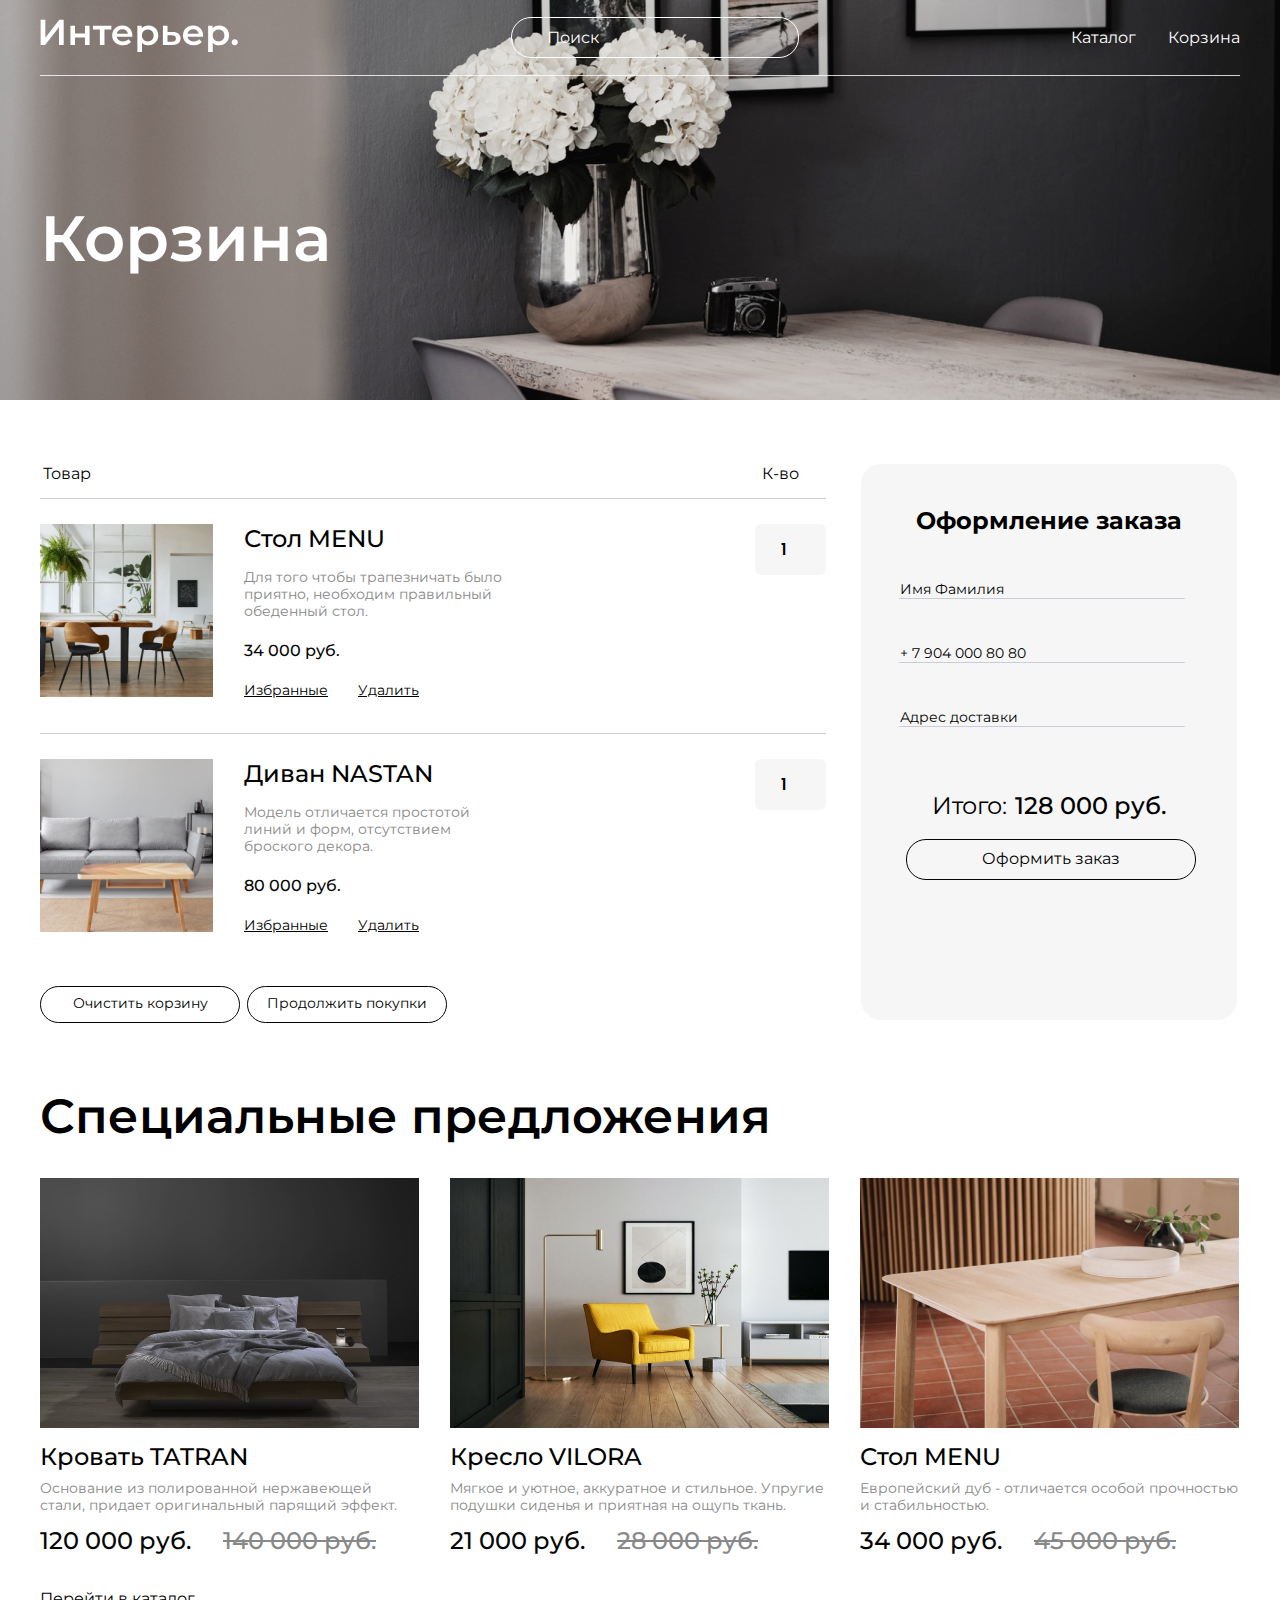
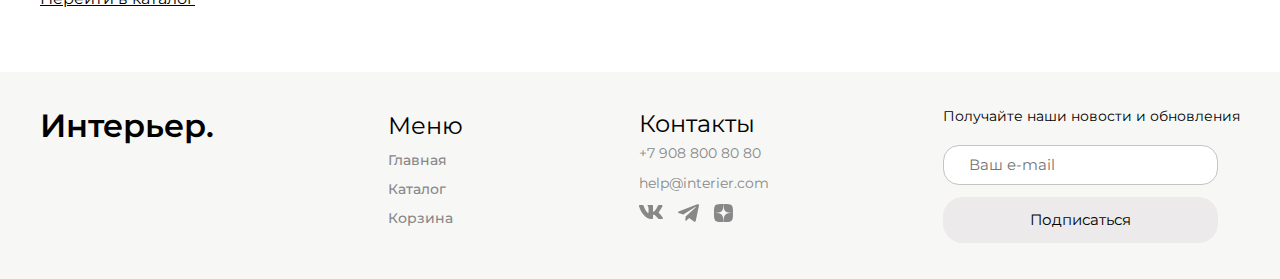
<file: cart.html>
<!DOCTYPE html>
<html lang="en">

<head>
    <meta charset="UTF-8">
    <meta http-equiv="X-UA-compatible" content="IE=edge">
    <meta name="viewport" content="width=device-width, initial-scale=1.0">
    <title>Document</title>
    <link rel="preconnect" href="https://fonts.googleapis.com">
<link rel="preconnect" href="https://fonts.gstatic.com" crossorigin>
<link href="https://fonts.googleapis.com/css2?family=Montserrat:ital,wght@0,100..900;1,100..900&display=swap" rel="stylesheet">
    <link href="https://fonts.googleapis.com/css2?family=Poppins&display=swap" rel="stylesheet">
    <link rel="stylesheet" href="style_index.css">
</head>

<body>
    <section class="main-section_cart center">
        <header class="header">
            <a class="header__logo" href="index.html">
                <img src="./pictures/logo.svg" alt="Лого" class="header__logo">
            </a>
            <input class="header_input" type="text" placeholder="Поиск">
            <nav class="header__menu">
                <ul class="header_menu__link">
                    <li><a class="header_menu__link" href="./catalog.html">Каталог</a></li>
                    <li><a class="header_menu__link" href="cart.html">Корзина</a></li>
                </ul>
            </nav>

            <div class="menu-mobile">
                <a href="#"
                  ><svg
                    width="20"
                    height="19"
                    viewBox="0 0 20 19"
                    fill="none"
                    xmlns="http://www.w3.org/2000/svg"
                  >
                    <g clip-path="url(#clip0_310_627)">
                      <path
                        d="M5.7515 2.99141C4.59282 4.14838 3.91891 5.70363 3.86709 7.34023C3.81528 8.97682 4.38946 10.5716 5.47264 11.7995C6.55581 13.0275 8.06645 13.7962 9.69672 13.9491C11.2973 14.0991 12.8949 13.6444 14.1757 12.6766L17.5069 16.0085L17.5069 16.0085C17.5897 16.0914 17.6881 16.1571 17.7963 16.2019C17.9046 16.2468 18.0206 16.2698 18.1377 16.2698C18.2549 16.2698 18.3709 16.2468 18.4791 16.2019C18.5873 16.1571 18.6857 16.0914 18.7685 16.0085C18.8514 15.9257 18.9171 15.8274 18.9619 15.7191C19.0068 15.6109 19.0298 15.4949 19.0298 15.3777C19.0298 15.2606 19.0068 15.1446 18.9619 15.0363C18.9171 14.9281 18.8514 14.8298 18.7685 14.7469L18.7685 14.7469L15.4368 11.416C16.4021 10.135 16.8547 8.53846 16.7038 6.93943C16.5501 5.31054 15.7816 3.80139 14.5547 2.719C13.3277 1.63662 11.7345 1.06232 10.0992 1.11292C8.46381 1.16352 6.90917 1.83523 5.7515 2.99141ZM5.7515 2.99141L5.82216 3.06217L5.7515 2.99141ZM13.5895 4.25366C14.0271 4.68416 14.3751 5.19703 14.6135 5.76269C14.8518 6.32835 14.9758 6.93561 14.9783 7.54944C14.9808 8.16327 14.8618 8.77152 14.628 9.3391C14.3943 9.90669 14.0505 10.4224 13.6164 10.8564C13.1824 11.2905 12.6667 11.6343 12.0991 11.868C11.5315 12.1018 10.9233 12.2208 10.3094 12.2183C9.6956 12.2158 9.08834 12.0918 8.52268 11.8535C7.95702 11.6151 7.44415 11.2671 7.01365 10.8295C6.15334 9.95509 5.67341 8.77613 5.6784 7.54944C5.6834 6.32275 6.17291 5.14773 7.04032 4.28033C7.90772 3.41292 9.08274 2.92341 10.3094 2.91841C11.5361 2.91342 12.7151 3.39335 13.5895 4.25366Z"
                        fill="white"
                        stroke="white"
                        stroke-width="0.2"
                      />
                    </g>
                    <defs>
                      <clipPath id="clip0_310_627">
                        <rect
                          width="19"
                          height="19"
                          fill="white"
                          transform="translate(0.800537)"
                        />
                      </clipPath>
                    </defs>
                  </svg>
                </a>
                <a href="./catalog.html"
                  ><svg
                    width="20"
                    height="21"
                    viewBox="0 0 20 21"
                    fill="none"
                    xmlns="http://www.w3.org/2000/svg"
                  >
                    <rect
                      x="0.800537"
                      y="0.900024"
                      width="4.57143"
                      height="4.57143"
                      fill="white"
                    />
                    <rect
                      x="0.800537"
                      y="8.21436"
                      width="4.57143"
                      height="4.57143"
                      fill="white"
                    />
                    <rect
                      x="0.800537"
                      y="15.5286"
                      width="4.57143"
                      height="4.57143"
                      fill="white"
                    />
                    <rect
                      x="8.11401"
                      y="8.21436"
                      width="4.57143"
                      height="4.57143"
                      fill="white"
                    />
                    <rect
                      x="8.11401"
                      y="15.5286"
                      width="4.57143"
                      height="4.57143"
                      fill="white"
                    />
                    <rect
                      x="8.11401"
                      y="0.900024"
                      width="4.57143"
                      height="4.57143"
                      fill="white"
                    />
                    <rect
                      x="15.4285"
                      y="8.21436"
                      width="4.57143"
                      height="4.57143"
                      fill="white"
                    />
                    <rect
                      x="15.4285"
                      y="15.5286"
                      width="4.57143"
                      height="4.57143"
                      fill="white"
                    />
                    <rect
                      x="15.4285"
                      y="0.900024"
                      width="4.57143"
                      height="4.57143"
                      fill="white"
                    />
                  </svg>
                </a>
                <a href="cart.html"
                  ><svg
                    width="25"
                    height="25"
                    viewBox="0 0 25 25"
                    fill="none"
                    xmlns="http://www.w3.org/2000/svg"
                  >
                    <path
                      d="M14.5834 20.8333C15.1359 20.8333 15.6658 20.6138 16.0566 20.2231C16.4473 19.8324 16.6667 19.3025 16.6667 18.75C16.6667 18.1974 16.4473 17.6675 16.0566 17.2768C15.6658 16.8861 15.1359 16.6666 14.5834 16.6666C14.0309 16.6666 13.501 16.8861 13.1103 17.2768C12.7196 17.6675 12.5001 18.1974 12.5001 18.75C12.5001 19.3025 12.7196 19.8324 13.1103 20.2231C13.501 20.6138 14.0309 20.8333 14.5834 20.8333ZM7.29174 20.8333C7.84428 20.8333 8.37418 20.6138 8.76488 20.2231C9.15558 19.8324 9.37508 19.3025 9.37508 18.75C9.37508 18.1974 9.15558 17.6675 8.76488 17.2768C8.37418 16.8861 7.84428 16.6666 7.29174 16.6666C6.73921 16.6666 6.20931 16.8861 5.81861 17.2768C5.4279 17.6675 5.20841 18.1974 5.20841 18.75C5.20841 19.3025 5.4279 19.8324 5.81861 20.2231C6.20931 20.6138 6.73921 20.8333 7.29174 20.8333ZM20.873 6.16975C21.133 6.16136 21.3796 6.05217 21.5606 5.86525C21.7416 5.67834 21.8428 5.42836 21.8428 5.16819C21.8428 4.90801 21.7416 4.65804 21.5606 4.47112C21.3796 4.28421 21.133 4.17501 20.873 4.16663H19.674C18.7345 4.16663 17.922 4.81871 17.7178 5.73538L16.4126 11.6125C16.2084 12.5291 15.3959 13.1812 14.4563 13.1812H6.63133L5.12924 7.17079H14.8636C15.1212 7.15904 15.3644 7.04844 15.5425 6.86199C15.7206 6.67555 15.82 6.42761 15.82 6.16975C15.82 5.91189 15.7206 5.66395 15.5425 5.47751C15.3644 5.29106 15.1212 5.18046 14.8636 5.16871H5.12924C4.82473 5.16862 4.5242 5.23796 4.25051 5.37145C3.97682 5.50495 3.73716 5.69909 3.54976 5.93911C3.36236 6.17913 3.23215 6.45872 3.16903 6.75662C3.10591 7.05452 3.11154 7.36289 3.1855 7.65829L4.68758 13.6666C4.79586 14.1002 5.046 14.485 5.39821 14.7601C5.75042 15.0351 6.18447 15.1844 6.63133 15.1843H14.4563C15.368 15.1845 16.2524 14.8736 16.9636 14.3032C17.6748 13.7327 18.1701 12.9368 18.3678 12.0468L19.674 6.16975H20.873Z"
                      fill="white"
                    />
                  </svg>
                </a>
              </div>



        </header>
        <section class="cart">
            <h1 class="cart__title">Корзина</h1>
        </section>
    </section>

<section class="cart__box center">

<div class="cart-box__incart">
    <div class="incart__text">
        <p>Товар</p>
        <p>К-во</p>
</div>
    <article class="incart__item">
        <div class="incart__product">
            <img src="./pictures/cart_product_MENU.jpg" alt="Стол MENU">
        </div>
        <div class="incart__info">
            <h4 class="incart__name">Стол MENU</h4>
            <p class="incart__description">Для того чтобы трапезничать было приятно, необходим правильный обеденный стол.</p>
            <div class="incart-price__box">
                <span class="incart__price">34 000 руб.</span>
            </div>
            <div class="incart-link__box">
                <a class="incart__link" href="#">Избранные</a>
                <a class="incart__link" href="#">Удалить</a>
            </div>
        </div>
        <input class="incart__input" type="number" min="1" value="1">
    </article>

    <article class="incart__item">
        <div class="incart__product">
            <img src="./pictures/cart_product_NASTAN.jpg" alt="Диван NASTAN">
        </div>
        <div class="incart__info">
            <h4 class="incart__name">Диван NASTAN</h4>
            <p class="incart__description">Модель отличается простотой линий и форм, отсутствием броского декора. </p>
            <div class="incart-price__box">
                <span class="incart__price">80 000 руб.</span>
            </div>
            <div class="incart-link__box">
                <a class="incart__link" href="#">Избранные</a>
                <a class="incart__link" href="#">Удалить</a>
            </div>
        </div>
        <input class="incart__input" type="number" min="1" value="1">
    </article>

    <section class="incart-btn__box">
<button class="incart__btn">Очистить корзину</button>
<button class="incart__btn">Продолжить покупки</button>
    </section>
</div>

<div class="cart-box__form">
    <h3 class="cart-form__text">Оформление заказа</h3>

<section class="cart-form__info">
    <input type="text" class="info__text" placeholder="Имя Фамилия">
    <input type="text" class="info__text" placeholder="+ 7 904 000 80 80">
    <input type="text" class="info__text" placeholder="Адрес доставки">
</section>

<section class="cart-form__bottom">
    <h3 class="form-bottom__text">Итого: <span class="form-bottom__span">128 000 руб.</span></h3>
    <button class="form-bottom__btn">Оформить заказ</button>
</section>

</div>

</section>

    <section class="products center">
        <h2 class="products__title center">Специальные предложения</h2>
    <div class="products__box center">
<article class="products-content">
        <img class="product__img" src="./pictures/TATRAN2.jpg" alt="Кровать TATRAN">
        <h2 class="product__name">Кровать TATRAN</h2>
        <p class="product__description">Основание из полированной нержавеющей стали, придает оригинальный парящий эффект.</p>
    <div class="product__price-box">
        <span class="product__price">120 000 руб.</span>
        <span class="product__old-price">140 000 руб.</span>
    </div>
</article>
<article class="products-content">
        <img class="product__img" src="./pictures/VILORA.jpg" alt="Кресло VILORA">
        <h2 class="product__name">Кресло VILORA</h2>
        <p class="product__description">Мягкое и уютное, аккуратное и стильное. Упругие подушки сиденья и приятная на ощупь ткань.</p>
    <div class="product__price-box">
        <span class="product__price">21 000 руб.</span>
        <span class="product__old-price">28 000 руб.</span>
    </div>
</article>
<article class="products-content">
        <img class="product__img" src="./pictures/MENUt2.jpg" alt="Стол MENU">
        <h2 class="product__name">Стол MENU</h2>
        <p class="product__description">Европейский дуб - отличается особой прочностью и стабильностью.</p>
    <div class="product__price-box">
        <span class="product__price">34 000 руб.</span>
        <span class="product__old-price">45 000 руб.</span>
    </div>
</article>
</div>
</section>

<section class="cards__link center">
    <a class="cards__link" href="./catalog.html">Перейти в каталог</a>
</section>

    <footer class="footer center">
        <h1 class="footer__top-text">Интерьер.</h1>
        <nav class="footer__menu-box">
        <h4 class="footer__text-menu">Меню</h4>
            <ul class="footer_link__box">
                <li><a class="footer__link" href="index.html">Главная</a></li>
                <li><a class="footer__link" href="./catalog.html">Каталог</a></li>
                <li><a class="footer__link" href="cart.html">Корзина</a></li>
            </ul>
        </nav>
        <div class="footer__contact-box">
            <h4 class="contact__text">Контакты</h4>
            <a href="" class="footer__contact">+7 908 800 80 80</a>
            <a href="" class="footer__contact">help@interier.com</a>
        <div class="footer__social">
            <a href=""><img src="./pictures/vk.svg" alt="vk"></a>
            <a href=""><img src="./pictures/telegram.svg" alt="telegram"></a>
            <a href=""><img src="./pictures/dzen.svg" alt="dzen"></a>
        </div>
        </div>
        <form action="1" class="footer__email-box">
            <p class="footer__text">Получайте наши новости и обновления</p>
            <input type="text" class="footer__email" placeholder="Ваш e-mail">
            <form action="">
                <button type="submit" class="footer__btn">Подписаться</button>
            </form>
        </form>
    </footer>

</body>

</html>
</file>
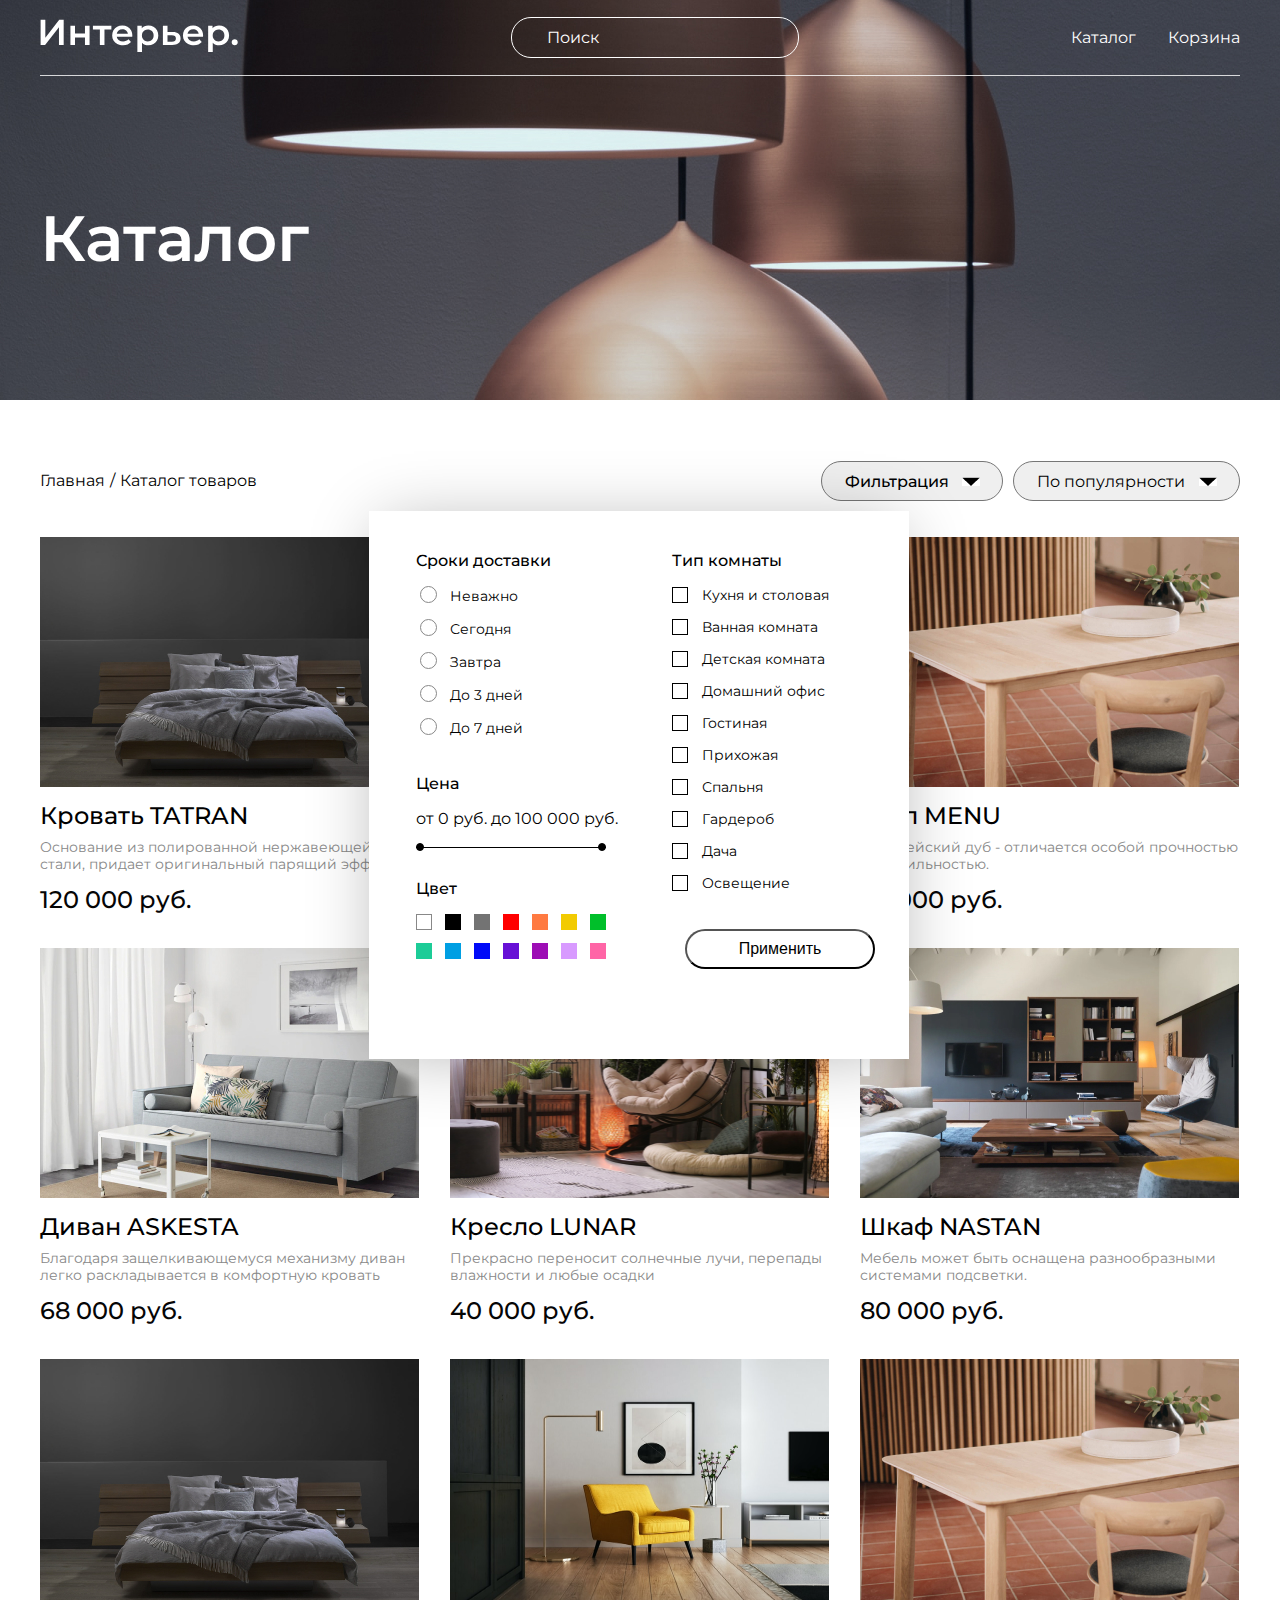
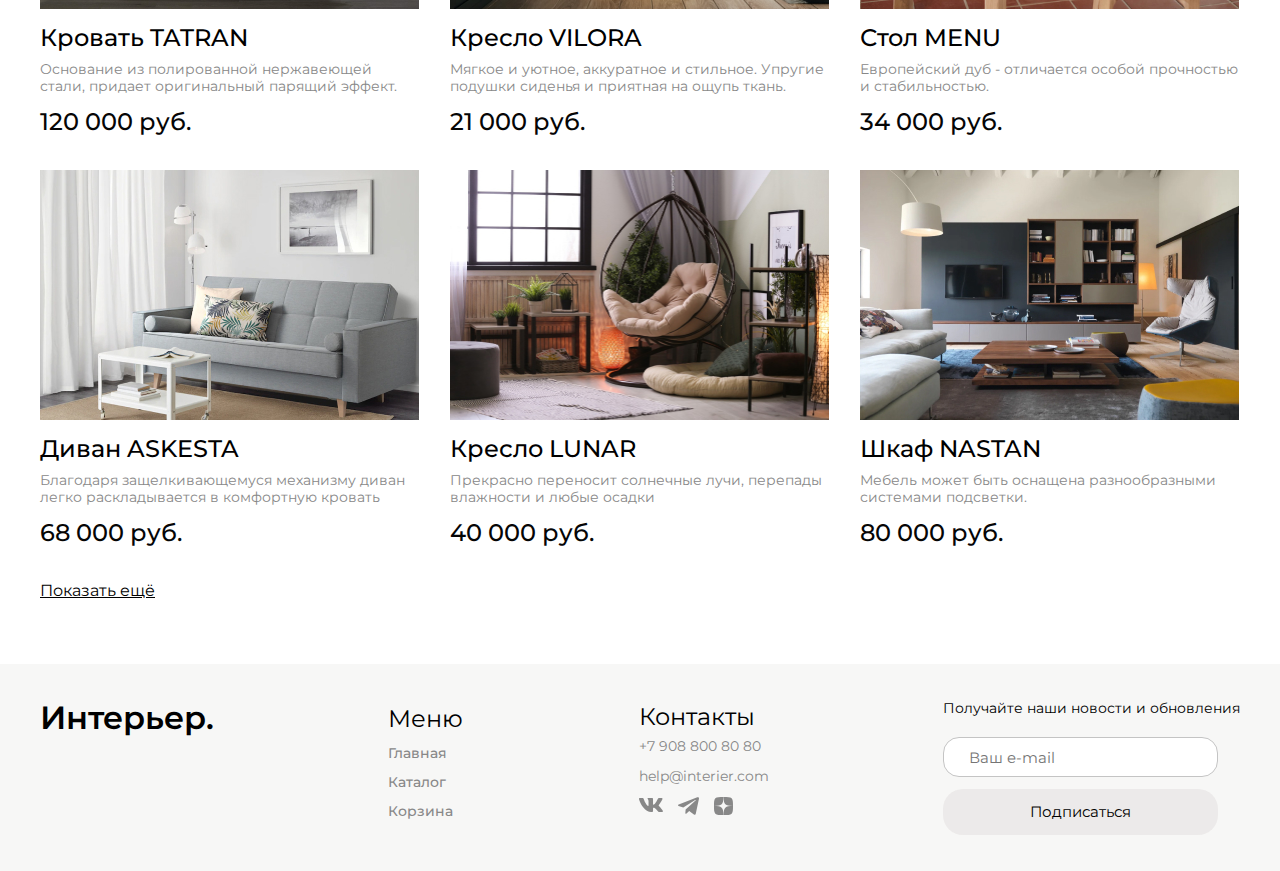
<file: catalog.html>
<!DOCTYPE html>
<html lang="en">

<head>
    <meta charset="UTF-8">
    <meta http-equiv="X-UA-compatible" content="IE=edge">
    <meta name="viewport" content="width=device-width, initial-scale=1.0">
    <title>Document</title>
    <link href="https://fonts.googleapis.com/css2?family=Montserrat:wght@400;500;600&display=swap" rel="stylesheet">
    <link rel="stylesheet" href="style_index.css">
</head>

<body>
    <section class="main-section_catalog center">
        <header class="header">
            <a class="header__logo" href="index.html">
                <img src="./pictures/logo.svg" alt="Лого" class="header__logo">
            </a>
            <input class="header_input" type="text" placeholder="Поиск">
                <nav class="header__menu">
                    <ul class="header_menu__link">
                        <li><a class="header_menu__link" href="./catalog.html">Каталог</a></li>
                        <li><a class="header_menu__link" href="cart.html">Корзина</a></li>
                    </ul>
                </nav>

                <div class="menu-mobile">
                    <a href="#"
                      ><svg
                        width="20"
                        height="19"
                        viewBox="0 0 20 19"
                        fill="none"
                        xmlns="http://www.w3.org/2000/svg"
                      >
                        <g clip-path="url(#clip0_310_627)">
                          <path
                            d="M5.7515 2.99141C4.59282 4.14838 3.91891 5.70363 3.86709 7.34023C3.81528 8.97682 4.38946 10.5716 5.47264 11.7995C6.55581 13.0275 8.06645 13.7962 9.69672 13.9491C11.2973 14.0991 12.8949 13.6444 14.1757 12.6766L17.5069 16.0085L17.5069 16.0085C17.5897 16.0914 17.6881 16.1571 17.7963 16.2019C17.9046 16.2468 18.0206 16.2698 18.1377 16.2698C18.2549 16.2698 18.3709 16.2468 18.4791 16.2019C18.5873 16.1571 18.6857 16.0914 18.7685 16.0085C18.8514 15.9257 18.9171 15.8274 18.9619 15.7191C19.0068 15.6109 19.0298 15.4949 19.0298 15.3777C19.0298 15.2606 19.0068 15.1446 18.9619 15.0363C18.9171 14.9281 18.8514 14.8298 18.7685 14.7469L18.7685 14.7469L15.4368 11.416C16.4021 10.135 16.8547 8.53846 16.7038 6.93943C16.5501 5.31054 15.7816 3.80139 14.5547 2.719C13.3277 1.63662 11.7345 1.06232 10.0992 1.11292C8.46381 1.16352 6.90917 1.83523 5.7515 2.99141ZM5.7515 2.99141L5.82216 3.06217L5.7515 2.99141ZM13.5895 4.25366C14.0271 4.68416 14.3751 5.19703 14.6135 5.76269C14.8518 6.32835 14.9758 6.93561 14.9783 7.54944C14.9808 8.16327 14.8618 8.77152 14.628 9.3391C14.3943 9.90669 14.0505 10.4224 13.6164 10.8564C13.1824 11.2905 12.6667 11.6343 12.0991 11.868C11.5315 12.1018 10.9233 12.2208 10.3094 12.2183C9.6956 12.2158 9.08834 12.0918 8.52268 11.8535C7.95702 11.6151 7.44415 11.2671 7.01365 10.8295C6.15334 9.95509 5.67341 8.77613 5.6784 7.54944C5.6834 6.32275 6.17291 5.14773 7.04032 4.28033C7.90772 3.41292 9.08274 2.92341 10.3094 2.91841C11.5361 2.91342 12.7151 3.39335 13.5895 4.25366Z"
                            fill="white"
                            stroke="white"
                            stroke-width="0.2"
                          />
                        </g>
                        <defs>
                          <clipPath id="clip0_310_627">
                            <rect
                              width="19"
                              height="19"
                              fill="white"
                              transform="translate(0.800537)"
                            />
                          </clipPath>
                        </defs>
                      </svg>
                    </a>
                    <a href="./catalog.html"
                      ><svg
                        width="20"
                        height="21"
                        viewBox="0 0 20 21"
                        fill="none"
                        xmlns="http://www.w3.org/2000/svg"
                      >
                        <rect
                          x="0.800537"
                          y="0.900024"
                          width="4.57143"
                          height="4.57143"
                          fill="white"
                        />
                        <rect
                          x="0.800537"
                          y="8.21436"
                          width="4.57143"
                          height="4.57143"
                          fill="white"
                        />
                        <rect
                          x="0.800537"
                          y="15.5286"
                          width="4.57143"
                          height="4.57143"
                          fill="white"
                        />
                        <rect
                          x="8.11401"
                          y="8.21436"
                          width="4.57143"
                          height="4.57143"
                          fill="white"
                        />
                        <rect
                          x="8.11401"
                          y="15.5286"
                          width="4.57143"
                          height="4.57143"
                          fill="white"
                        />
                        <rect
                          x="8.11401"
                          y="0.900024"
                          width="4.57143"
                          height="4.57143"
                          fill="white"
                        />
                        <rect
                          x="15.4285"
                          y="8.21436"
                          width="4.57143"
                          height="4.57143"
                          fill="white"
                        />
                        <rect
                          x="15.4285"
                          y="15.5286"
                          width="4.57143"
                          height="4.57143"
                          fill="white"
                        />
                        <rect
                          x="15.4285"
                          y="0.900024"
                          width="4.57143"
                          height="4.57143"
                          fill="white"
                        />
                      </svg>
                    </a>
                    <a href="cart.html"
                      ><svg
                        width="25"
                        height="25"
                        viewBox="0 0 25 25"
                        fill="none"
                        xmlns="http://www.w3.org/2000/svg"
                      >
                        <path
                          d="M14.5834 20.8333C15.1359 20.8333 15.6658 20.6138 16.0566 20.2231C16.4473 19.8324 16.6667 19.3025 16.6667 18.75C16.6667 18.1974 16.4473 17.6675 16.0566 17.2768C15.6658 16.8861 15.1359 16.6666 14.5834 16.6666C14.0309 16.6666 13.501 16.8861 13.1103 17.2768C12.7196 17.6675 12.5001 18.1974 12.5001 18.75C12.5001 19.3025 12.7196 19.8324 13.1103 20.2231C13.501 20.6138 14.0309 20.8333 14.5834 20.8333ZM7.29174 20.8333C7.84428 20.8333 8.37418 20.6138 8.76488 20.2231C9.15558 19.8324 9.37508 19.3025 9.37508 18.75C9.37508 18.1974 9.15558 17.6675 8.76488 17.2768C8.37418 16.8861 7.84428 16.6666 7.29174 16.6666C6.73921 16.6666 6.20931 16.8861 5.81861 17.2768C5.4279 17.6675 5.20841 18.1974 5.20841 18.75C5.20841 19.3025 5.4279 19.8324 5.81861 20.2231C6.20931 20.6138 6.73921 20.8333 7.29174 20.8333ZM20.873 6.16975C21.133 6.16136 21.3796 6.05217 21.5606 5.86525C21.7416 5.67834 21.8428 5.42836 21.8428 5.16819C21.8428 4.90801 21.7416 4.65804 21.5606 4.47112C21.3796 4.28421 21.133 4.17501 20.873 4.16663H19.674C18.7345 4.16663 17.922 4.81871 17.7178 5.73538L16.4126 11.6125C16.2084 12.5291 15.3959 13.1812 14.4563 13.1812H6.63133L5.12924 7.17079H14.8636C15.1212 7.15904 15.3644 7.04844 15.5425 6.86199C15.7206 6.67555 15.82 6.42761 15.82 6.16975C15.82 5.91189 15.7206 5.66395 15.5425 5.47751C15.3644 5.29106 15.1212 5.18046 14.8636 5.16871H5.12924C4.82473 5.16862 4.5242 5.23796 4.25051 5.37145C3.97682 5.50495 3.73716 5.69909 3.54976 5.93911C3.36236 6.17913 3.23215 6.45872 3.16903 6.75662C3.10591 7.05452 3.11154 7.36289 3.1855 7.65829L4.68758 13.6666C4.79586 14.1002 5.046 14.485 5.39821 14.7601C5.75042 15.0351 6.18447 15.1844 6.63133 15.1843H14.4563C15.368 15.1845 16.2524 14.8736 16.9636 14.3032C17.6748 13.7327 18.1701 12.9368 18.3678 12.0468L19.674 6.16975H20.873Z"
                          fill="white"
                        />
                      </svg>
                    </a>
                  </div>



        </header>
        <section class="catalog">
            <h1 class="catalog__title">Каталог</h1>
        </section>
    </section>

    <section class="select-box center">
<div class="select-box__navigation">
    <a class="select-box__navigation" href="index.html">Главная</a>
    <p class="select-box__navigation">/</p>
    <a class="select-box__navigation" href="./catalog.html">Каталог товаров</a>
</div>

<section class="select-box__form center">
    <form action="#" class="form" method="get">
       <fieldset class="form__fieldset">
           <legend class="form__legend">Сроки доставки</legend>
           <div>
               <input class="form__input" type="radio" name="delivery" id="anytime" value="anytime">
               <label class="form__label" for="anytime">Неважно</label>
           </div>
           <div>
               <input class="form__input" type="radio" name="delivery" id="today" value="today">
               <label class="form__label" for="today">Сегодня</label>
           </div>
           <div>
               <input class="form__input" type="radio" name="delivery" id="tomorrow" value="tomorrow">
               <label class="form__label" for="tomorrow">Завтра</label>
           </div>
           <div>
               <input class="form__input" type="radio" name="delivery" id="3days" value="3days">
               <label class="form__label" for="3days">До 3 дней</label>
           </div>
           <div>
               <input class="form__input" type="radio" name="delivery" id="7days" value="7days">
               <label class="form__label" for="7days">До 7 дней</label>
           </div>
       </fieldset>
   
   <fieldset class="form__fieldset">
           <legend class="form__legend">Цена</legend>
       <div class="form-range__box">
           <label class="form-label__price-rang" for="price-rang">от 0 руб. до 100 000 руб.</label>
           <div class="form-range">
               <input type="range" class="form__range" name="range-min" id="range-min" min="1" max="100000" value="1">
               <input type="range" class="form__range" name="range-max" id="range-max" min="1" max="100000" value="100000">
           </div>
       </div>
   </fieldset>
   
   <fieldset class="form__fieldset">
       <legend class="form__legend">Цвет</legend>
       <div class="form-color__box">
           <div class="form__checkbox color-options">
               <input class="form-checkbox__input" type="checkbox" name="color-white" id="color-white">
               <label class="form-checkbox__label checkbox__white" for="color-white"></label>
           </div> 
           <div class="form__checkbox color-options">
               <input class="form-checkbox__input" type="checkbox" name="color-black" id="color-black">
               <label class="form-checkbox__label checkbox__black" for="color-black"></label>
           </div> 
           <div class="form__checkbox color-options">
               <input class="form-checkbox__input" type="checkbox" name="color-grey" id="color-grey">
               <label class="form-checkbox__label checkbox__gray" for="color-grey"></label>
           </div> 
           <div class="form__checkbox color-options">
               <input class="form-checkbox__input" type="checkbox" name="color-red" id="color-red">
               <label class="form-checkbox__label checkbox__red" for="color-red"></label>
           </div> 
           <div class="form__checkbox color-options">
               <input class="form-checkbox__input" type="checkbox" name="color-orange" id="color-orange">
               <label class="form-checkbox__label checkbox__orange" for="color-orange"></label>
           </div> 
           <div class="form__checkbox color-options">
               <input class="form-checkbox__input" type="checkbox" name="color-yellow" id="color-yellow">
               <label class="form-checkbox__label checkbox__yellow" for="color-yellow"></label>
           </div> 
           <div class="form__checkbox color-options">
               <input class="form-checkbox__input" type="checkbox" name="color-green" id="color-green">
               <label class="form-checkbox__label checkbox__green" for="color-green"></label>
           </div>
           <div class="form__checkbox color-options">
               <input class="form-checkbox__input" type="checkbox" name="color-sea-wave" id="color-sea-wave">
               <label class="form-checkbox__label checkbox__sea-wave" for="color-sea-wave"></label>
           </div>
           <div class="form__checkbox color-options">
               <input class="form-checkbox__input" type="checkbox" name="color-light-blue" id="color-light-blue">
               <label class="form-checkbox__label checkbox__light-blue" for="color-light-blue"></label>
           </div>
           <div class="form__checkbox color-options">
               <input class="form-checkbox__input" type="checkbox" name="color-blue" id="color-blue">
               <label class="form-checkbox__label checkbox__blue" for="color-blue"></label>
           </div>
           <div class="form__checkbox color-options">
               <input class="form-checkbox__input" type="checkbox" name="color-blue-purple" id="color-blue-purple">
               <label class="form-checkbox__label checkbox__blue-purple" for="color-blue-purple"></label>
           </div>
           <div class="form__checkbox color-options">
               <input class="form-checkbox__input" type="checkbox" name="color-purple" id="color-purple">
               <label class="form-checkbox__label checkbox__purple" for="color-purple"></label>
           </div>
           <div class="form__checkbox color-options">
               <input class="form-checkbox__input" type="checkbox" name="color-light-purple" id="color-light-purple">
               <label class="form-checkbox__label checkbox__light-purple" for="color-light-purple"></label>
           </div>
           <div class="form__checkbox color-options">
               <input class="form-checkbox__input" type="checkbox" name="color-pink" id="color-pink">
               <label class="form-checkbox__label checkbox__pink" for="color-pink"></label>
           </div>
       </div>
   </fieldset>
   
   <fieldset class="form__fieldset">
       <legend class="form__legend">Тип комнаты</legend>
       <div class="form-room__box">
           <div class="form__checkbox form__checkbox-room">
               <input class="form-checkbox__input" type="checkbox" name="type-room" id="kitchen-dining" value="kitchen-dining">
               <label class="form-checkbox__label" for="kitchen-dining">Кухня и столовая</label>
           </div>
           <div class="form__checkbox">
               <input class="form-checkbox__input" type="checkbox" name="type-room" id="bathroom" value="bathroom">
               <label class="form-checkbox__label" for="bathroom">Ванная комната</label>
           </div>
           <div class="form__checkbox">
               <input class="form-checkbox__input" type="checkbox" name="type-room" id="kids-room" value="kids-room">
               <label class="form-checkbox__label" for="kids-room">Детская комната</label>
           </div>
           <div class="form__checkbox">
               <input class="form-checkbox__input" type="checkbox" name="type-room" id="home-office" value="home-office">
               <label class="form-checkbox__label" for="home-office">Домашний офис</label>
           </div>
           <div class="form__checkbox">
               <input class="form-checkbox__input" type="checkbox" name="type-room" id="living-room" value="living-room">
               <label class="form-checkbox__label" for="living-room">Гостиная</label>
           </div>
           <div class="form__checkbox">
               <input class="form-checkbox__input" type="checkbox" name="type-room" id="hallway" value="hallway">
               <label class="form-checkbox__label" for="hallway">Прихожая</label>
           </div>
           <div class="form__checkbox">
               <input class="form-checkbox__input" type="checkbox" name="type-room" id="bedroom" value="bedroom">
               <label class="form-checkbox__label" for="bedroom">Спальня</label>
           </div>
           <div class="form__checkbox">
               <input class="form-checkbox__input" type="checkbox" name="type-room" id="wardrobe" value="wardrobe">
               <label class="form-checkbox__label" for="wardrobe">Гардероб</label>
           </div>    
           <div class="form__checkbox">
               <input class="form-checkbox__input" type="checkbox" name="type-room" id="dacha" value="dacha">
               <label class="form-checkbox__label" for="dacha">Дача</label>
           </div>
           <div class="form__checkbox">
               <input class="form-checkbox__input" type="checkbox" name="type-room" id="light" value="light">
               <label class="form-checkbox__label" for="light">Освещение</label>
           </div>
       </div>                      
   </fieldset>
       <button class="form-apply__btn">Применить</button>
    </form>
   </section>

<div class="select-box__filter">
<select class="select-box__filter filter1" name="#" id="#">
    <option value="">Фильтрация</option>
</select>
<select class="select-box__filter filter2" name="##" id="##">
    <option value="">По популярности</option>
    <option value="">Cперва новые</option>
</select>
</div>
</section>

<section class="products">
<div class="products__box center">

<article class="products-content">
    <img class="product__img" src="./pictures/TATRAN2.jpg" alt="Кровать TATRAN">
    <h2 class="product__name">Кровать TATRAN</h2>
    <p class="product__description">Основание из полированной нержавеющей стали, придает оригинальный парящий эффект.</p>
    <div class="product__price-box">
<span class="product__price">120 000 руб.</span>
    </div>
    <div class="product__icons">
<img src="./pictures/shopping-bag.png" alt="В корзину">
<img src="./pictures/heart.png" alt="Избранное">
    </div>
</article>

<article class="products-content">
    <img class="product__img" src="./pictures/VILORA.jpg" alt="Кресло VILORA">
    <h2 class="product__name">Кресло VILORA</h2>
    <p class="product__description">Мягкое и уютное, аккуратное и стильное. Упругие подушки сиденья и приятная на ощупь ткань. </p>
    <div class="product__price-box">
<span class="product__price">21 000 руб.</span>
    </div>
    <div class="product__icons">
        <img src="./pictures/shopping-bag.png" alt="В корзину">
        <img src="./pictures/heart.png" alt="Избранное">
    </div>
</article>
<article class="products-content">
    <img class="product__img" src="./pictures/MENUt2.jpg" alt="Стол MENU">
    <h2 class="product__name">Стол MENU</h2>
    <p class="product__description">Европейский дуб - отличается особой прочностью и стабильностью.</p>
    <div class="product__price-box">
<span class="product__price">34 000 руб.</span>
    </div>
    <div class="product__icons">
        <img src="./pictures/shopping-bag.png" alt="В корзину">
        <img src="./pictures/heart.png" alt="Избранное">
    </div>
</article>

<article class="products-content">
    <img class="product__img" src="./pictures/ASKESTA2.jpg" alt="Диван ASKESTA">
    <h2 class="product__name">Диван ASKESTA</h2>
    <p class="product__description">Благодаря защелкивающемуся механизму диван легко раскладывается в комфортную кровать</p>
    <div class="product__price-box">
<span class="product__price">68 000 руб.</span>
    </div>
    <div class="product__icons">
        <img src="./pictures/shopping-bag.png" alt="В корзину">
        <img src="./pictures/heart.png" alt="Избранное">
    </div>
</article>

<article class="products-content">
    <img class="product__img" src="./pictures/LUNAR.jpg" alt="Кресло LUNAR">
    <h2 class="product__name">Кресло LUNAR</h2>
    <p class="product__description">Прекрасно переносит солнечные лучи, перепады влажности и любые осадки</p>
    <div class="product__price-box">
<span class="product__price">40 000 руб.</span>
    </div>
    <div class="product__icons">
        <img src="./pictures/shopping-bag.png" alt="В корзину">
        <img src="./pictures/heart.png" alt="Избранное">
    </div>
</article>

<article class="products-content">
    <img class="product__img" src="./pictures/Nastan2.jpg" alt="I=Шкаф NASTAN">
    <h2 class="product__name">Шкаф NASTAN</h2>
    <p class="product__description">Мебель может быть оснащена разнообразными системами подсветки.</p>
    <div class="product__price-box">
<span class="product__price">80 000 руб.</span>
    </div>
    <div class="product__icons">
        <img src="./pictures/shopping-bag.png" alt="В корзину">
        <img src="./pictures/heart.png" alt="Избранное">
    </div>
</article>



<article class="products-content">
    <img class="product__img" src="./pictures/TATRAN2.jpg" alt="Кровать TATRAN">
    <h2 class="product__name">Кровать TATRAN</h2>
    <p class="product__description">Основание из полированной нержавеющей стали, придает оригинальный парящий эффект.</p>
    <div class="product__price-box">
<span class="product__price">120 000 руб.</span>
    </div>
    <div class="product__icons">
        <img src="./pictures/shopping-bag.png" alt="В корзину">
        <img src="./pictures/heart.png" alt="Избранное">
    </div>
</article>

<article class="products-content">
    <img class="product__img" src="./pictures/VILORA.jpg" alt="Кресло VILORA">
    <h2 class="product__name">Кресло VILORA</h2>
    <p class="product__description">Мягкое и уютное, аккуратное и стильное. Упругие подушки сиденья и приятная на ощупь ткань. </p>
    <div class="product__price-box">
<span class="product__price">21 000 руб.</span>
    </div>
    <div class="product__icons">
        <img src="./pictures/shopping-bag.png" alt="В корзину">
        <img src="./pictures/heart.png" alt="Избранное">
    </div>
</article>
<article class="products-content">
    <img class="product__img" src="./pictures/MENUt2.jpg" alt="Стол MENU">
    <h2 class="product__name">Стол MENU</h2>
    <p class="product__description">Европейский дуб - отличается особой прочностью и стабильностью.</p>
    <div class="product__price-box">
<span class="product__price">34 000 руб.</span>
    </div>
    <div class="product__icons">
        <img src="./pictures/shopping-bag.png" alt="В корзину">
        <img src="./pictures/heart.png" alt="Избранное">
    </div>
</article>

<article class="products-content">
    <img class="product__img" src="./pictures/ASKESTA2.jpg" alt="Диван ASKESTA">
    <h2 class="product__name">Диван ASKESTA</h2>
    <p class="product__description">Благодаря защелкивающемуся механизму диван легко раскладывается в комфортную кровать</p>
    <div class="product__price-box">
<span class="product__price">68 000 руб.</span>
    </div>
    <div class="product__icons">
        <img src="./pictures/shopping-bag.png" alt="В корзину">
        <img src="./pictures/heart.png" alt="Избранное">
    </div>
</article>

<article class="products-content">
    <img class="product__img" src="./pictures/LUNAR.jpg" alt="Кресло LUNAR">
    <h2 class="product__name">Кресло LUNAR</h2>
    <p class="product__description">Прекрасно переносит солнечные лучи, перепады влажности и любые осадки</p>
    <div class="product__price-box">
<span class="product__price">40 000 руб.</span>
    </div>
    <div class="product__icons">
        <img src="./pictures/shopping-bag.png" alt="В корзину">
        <img src="./pictures/heart.png" alt="Избранное">
    </div>
</article>

<article class="products-content">
    <img class="product__img" src="./pictures/Nastan2.jpg" alt="I=Шкаф NASTAN">
    <h2 class="product__name">Шкаф NASTAN</h2>
    <p class="product__description">Мебель может быть оснащена разнообразными системами подсветки.</p>
    <div class="product__price-box">
<span class="product__price">80 000 руб.</span>
    </div>
    <div class="product__icons">
        <img src="./pictures/shopping-bag.png" alt="В корзину">
        <img src="./pictures/heart.png" alt="Избранное">
    </div>
</article>
</div>
</section>

    <a class="cards__link center" href="">Показать ещё</a>

    <footer class="footer center">
        <h1 class="footer__top-text">Интерьер.</h1>
        <nav class="footer__menu-box">
        <h4 class="footer__text-menu">Меню</h4>
            <ul class="footer_link__box">
                <li><a class="footer__link" href="index.html">Главная</a></li>
                <li><a class="footer__link" href="./catalog.html">Каталог</a></li>
                <li><a class="footer__link" href="cart.html">Корзина</a></li>
            </ul>
        </nav>
        <div class="footer__contact-box">
            <h4 class="contact__text">Контакты</h4>
            <a href="" class="footer__contact">+7 908 800 80 80</a>
            <a href="" class="footer__contact">help@interier.com</a>
        <div class="footer__social">
            <a href=""><img src="./pictures/vk.svg" alt="vk"></a>
            <a href=""><img src="./pictures/telegram.svg" alt="telegram"></a>
            <a href=""><img src="./pictures/dzen.svg" alt="dzen"></a>
        </div>
        </div>
        <form action="1" class="footer__email-box">
            <p class="footer__text">Получайте наши новости и обновления</p>
            <input type="text" class="footer__email" placeholder="Ваш e-mail">
            <form action="">
                <button type="submit" class="footer__btn">Подписаться</button>
            </form>
        </form>
    </footer>

</body>

</html>
</file>
<file: style_index.css>
body {
  font-family: "Montserrat", sans-serif;
}

body {
  font-family: "Montserrat", sans-serif;
}

.center {
  padding-left: calc(50% - 600px);
  padding-right: calc(50% - 600px);
}

.main-section {
  background-image: url(./pictures/background.jpg);
  background-repeat: no-repeat;
  background-position: center;
  background-size: cover;
  height: 735px;
}

.menu-mobile {
  display: none;
}

.header {
  display: flex;
  justify-content: space-between;
  align-items: center;
  border-bottom: 0.5px solid rgba(255, 255, 255, 0.8);
}
.header .header__logo {
  width: 198px;
}
.header .header_input {
  font-family: "Montserrat", sans-serif;
  background: transparent;
  border-radius: 20px;
  border: 1px solid #fff;
  width: 288px;
  height: 41px;
}
.header .header_input::-moz-placeholder {
  color: #fff;
  font-size: 16px;
  font-weight: 400;
  padding: 35px;
}
.header .header_input::placeholder {
  color: #fff;
  font-size: 16px;
  font-weight: 400;
  padding: 35px;
}
.header .header_menu__link {
  font-size: 16px;
  line-height: 20px;
  color: #ffffff;
  text-decoration: none;
  display: flex;
  gap: 32px;
}
.header a:hover {
  text-decoration: underline;
}

.about-us {
  color: #fff;
}
.about-us .about-us__text {
  font-size: 24px;
  line-height: 32px;
  margin-bottom: 16px;
}
.about-us .about-us__link {
  font-size: 16px;
  line-height: 24px;
  color: #fff;
}

.about-us__title {
  font-weight: 600;
  font-size: 64px;
  line-height: 70px;
  margin-top: 64px;
  margin-bottom: 16px;
  width: 800px;
  height: 140px;
}

.for-box {
  display: grid;
  gap: 32px;
  margin-bottom: 32px;
  margin-top: 32px;
  grid-template-columns: repeat(12, 1fr);
  color: #fff;
  font-weight: 600;
  font-size: 34px;
  line-height: 41.45px;
}

.for-box__title {
  font-weight: 600;
  font-size: 48px;
  line-height: 58.51px;
  padding-top: 64px;
}

.for__item {
  height: 415px;
  grid-column: span 4;
  display: flex;
  justify-content: center;
  align-items: center;
}

.for__item-big {
  grid-column: span 6;
}

.for__item_1 {
  background-image: url(./pictures/for-rest.jpg);
}

.for__item_2 {
  background-image: url(./pictures/for-work.jpg);
}

.for__item_3 {
  background-image: url(./pictures/for-kitchen.jpg);
}

.for__item_4 {
  background-image: url(./pictures/for-baby.jpg);
}

.for__item_5 {
  background-image: url(./pictures/for-bath.jpg);
}

.products {
  display: flex;
  flex-wrap: wrap;
  margin-bottom: 32px;
}
.products .products__box {
  display: flex;
  gap: 32px;
  flex-wrap: wrap;
}
.products .products-content {
  height: 379px;
  width: 378px;
}
.products .products__title {
  font-weight: 600;
  font-size: 48px;
  line-height: 59px;
  color: #000;
  margin-bottom: 32px;
}
.products .product__img {
  width: 379px;
  height: 250px;
  left: 821px;
}
.products .product__name {
  font-weight: 500;
  font-size: 24px;
  line-height: 29px;
  color: #000;
  margin-bottom: 9px;
  margin-top: 10px;
}
.products .product__description {
  font-size: 14px;
  line-height: 17px;
  color: #888;
  margin-bottom: 12px;
}
.products .product__price-box {
  display: flex;
  gap: 32px;
}
.products .product__price {
  font-weight: 500;
  font-size: 24px;
  line-height: 29px;
  color: #050505;
}
.products .product__old-price {
  font-weight: 500;
  font-size: 24px;
  line-height: 29px;
  text-decoration-line: line-through;
  color: #888;
}
@media (max-width: 767px) and (min-width: 375px) {
  .products .header {
    padding-top: 32px;
    border-bottom: none;
    margin-left: 10px;
  }
  .products .header .header_input {
    display: none;
  }
  .products .header .header__logo {
    width: 99px;
  }
  .products .header .header_menu__link {
    display: none;
  }
  .products .main-section {
    width: 100%;
  }
  .products .menu-mobile {
    display: block;
    display: flex;
    align-items: center;
    gap: 32px;
    padding-right: 5px;
  }
  .products .select-box {
    display: flex;
    flex-direction: column;
    align-items: flex-start;
    margin-left: 16px;
  }
  .products .select-box__navigation {
    margin-bottom: 10px;
  }
  .products .form {
    width: 286px;
    height: 1150px;
    right: -290px;
    margin-top: 100px;
    display: grid;
    align-content: space-between;
    padding: 25px;
    margin-right: 358px;
  }
  .products .form-apply__btn {
    margin-top: 5px;
  }
  .products .select-box__filter {
    display: flex;
    flex-wrap: wrap;
  }
  .products .product__description {
    width: 100%;
  }
  .products .about-us__title {
    font-size: 48px;
    font-weight: 600;
    line-height: 59px;
    text-align: center;
    width: 343px;
    height: 177px;
    margin-left: 13px;
  }
  .products .catalog__title {
    padding-left: 30px;
    width: 0px;
  }
  .products .about-us__text {
    font-size: 16px;
    line-height: 32px;
    text-align: center;
  }
  .products .about-us__link {
    display: flex;
    flex-direction: column;
    align-items: center;
    font-size: 14px;
    line-height: 24px;
  }
  .products .for {
    padding-top: 32px;
    padding-right: 15px;
  }
  .products .for-box__title {
    font-size: 24px;
    line-height: 29px;
    margin-left: 15px;
  }
  .products .for-box {
    grid-template-columns: repeat(4, 1fr);
    gap: 16px;
  }
  .products .for__item {
    grid-column: 1/-1;
    height: 375px;
    font-size: 28px;
    line-height: 34px;
    margin-left: 15px;
  }
  .products .for__item_big {
    height: 244px;
  }
  .products .products {
    padding-top: 32px;
    padding-right: 15px;
  }
  .products .products__title {
    font-size: 24px;
    margin-left: 15px;
    line-height: 30px;
  }
  .products .product__name {
    font-size: 18px;
    line-height: 22px;
  }
  .products .product__old-price {
    font-size: 18px;
    line-height: 22px;
  }
  .products .product__img {
    width: 100%;
  }
  .products .products-content {
    width: 100%;
    margin-left: 15px;
  }
  .products .product__icons {
    display: none;
  }
  .products .product__price {
    font-size: 18px;
    line-height: 22px;
  }
  .products .product__old-price {
    font-size: 18px;
  }
  .products .footer__top-text {
    display: none;
  }
  .products .footer {
    height: 320px;
    display: grid;
    width: 100%;
  }
  .products .footer__contact-box {
    margin-left: calc(100% - 175px);
    margin-bottom: 160px;
    width: 130px;
    position: absolute;
  }
  .products .footer__menu-box {
    width: 100px;
    margin-left: 20px;
  }
  .products .footer__text {
    font-size: 12px;
    width: 330px;
    margin-bottom: 10px;
  }
  .products .footer__email-box {
    width: 320px;
    padding-left: 45px;
  }
  .products .cards__link {
    padding-left: 10px;
  }
  .products .incart__product {
    display: none;
  }
  .products .incart__item {
    width: 343px;
    margin-left: 14px;
  }
  .products .incart__text {
    display: none;
  }
  .products .incart__btn {
    width: 166px;
    margin-left: 11px;
    font-size: 12px;
  }
  .products .incart__description {
    font-size: 12px;
  }
  .products .incart__name {
    font-size: 18px;
  }
  .products .incart__link {
    padding-top: 10px;
  }
  .products .cart__title {
    padding-left: 30px;
    width: 0px;
  }
  .products .cart-box__form {
    width: 343px;
    margin-left: 16px;
  }
  .products .cart__box {
    grid-template-columns: repeat(6, 1fr);
    width: 100%;
  }
  .products .form-bottom__btn {
    margin-left: 29px;
  }
  .products .info__text {
    margin-left: 24px;
    width: 275px;
  }
  .products .incart__info {
    padding-left: 5px;
  }
  .products .incart__input {
    margin-left: 0px;
    width: 100%;
  }
  .products .cart-box__incart {
    width: 375px;
  }
}

.cards__link {
  color: #000;
}

.footer {
  margin-top: 33px;
  background-color: #f7f7f6;
  height: 207px;
  display: flex;
  justify-content: space-between;
  align-items: center;
}

.footer__top-text {
  display: flex;
  font-weight: 600;
  size: 36px;
  margin-bottom: 100px;
}
.footer__top-text .footer__contact-box {
  display: flex;
  flex-direction: column;
}
.footer__top-text .footer__link {
  font-weight: 500;
  font-size: 14px;
  line-height: 17px;
  color: #888;
  text-decoration: none;
  display: flex;
  padding-bottom: 12px;
}
.footer__top-text a:hover {
  text-decoration: underline;
}
.footer__top-text .footer__text {
  font-size: 14px;
  line-height: 16px;
  color: #000;
  margin-bottom: 21px;
}
.footer__top-text .footer__text-menu {
  margin-bottom: 12px;
  font-weight: 400;
  font-size: 24px;
  line-height: 29.26px;
  width: 76px;
  height: 29px;
}
.footer__top-text .footer__contact-box {
  display: flex;
  flex-direction: column;
  padding-bottom: 15px;
}
.footer__top-text .footer__contact {
  color: #888;
  padding-bottom: 12px;
  font-weight: 400;
  font-size: 14px;
  text-decoration: none;
}
.footer__top-text .footer__social {
  display: flex;
  gap: 15px;
}
.footer__top-text .contact__text {
  width: 120px;
  height: 29px;
  font-weight: 400;
  font-size: 24px;
  line-height: 29.26px;
  padding-bottom: 35px;
}
.footer__top-text .footer__email-box {
  display: flex;
  flex-direction: column;
}
.footer__top-text .footer__email {
  background: #fff;
  border: 1px solid #c4c4c4;
  box-sizing: border-box;
  border-radius: 16px;
  font-weight: normal;
  font-size: 15px;
  line-height: 18px;
  font-family: "Montserrat", sans-serif;
  height: 40px;
  width: 275px;
  margin-bottom: 12px;
  padding-left: 25px;
}
.footer__top-text .footer_email::-moz-placeholder {
  color: #c4c4c4;
  padding: 17px;
}
.footer__top-text .footer_email::placeholder {
  color: #c4c4c4;
  padding: 17px;
}
.footer__top-text .footer__btn {
  background: rgba(222, 215, 215, 0.41);
  border: none;
  box-sizing: border-box;
  border-radius: 20px;
  width: 275px;
  height: 46px;
  font-size: 15px;
  line-height: 18px;
  color: #000;
  font-family: "Montserrat", sans-serif;
}

.header {
  height: 76px;
}

li {
  -webkit-appearance: auto;
     -moz-appearance: auto;
          appearance: auto;
}

* {
  margin: 0;
  padding: 0;
}

.main-section_cart {
  background-image: url(./pictures/backgroung_cart.jpg);
  background-repeat: no-repeat;
  background-position: center;
  background-size: cover;
  height: 400px;
}

.cart__title {
  font-weight: 600;
  font-size: 64px;
  line-height: 70px;
  margin-top: 127px;
  height: 140px;
}

.cart {
  color: #fff;
}

.cart__box {
  display: grid;
  grid-template-columns: repeat(12, 1fr);
  gap: 32px;
  margin-top: 64px;
  margin-bottom: 64px;
}
.cart__box .cart-box__incart {
  grid-column: span 8;
}
.cart__box .incart__text {
  display: flex;
  justify-content: space-between;
  font-weight: 400;
  font-size: 16px;
  line-height: 19.5px;
  padding-bottom: 14px;
  padding-left: 3px;
  padding-right: 30px;
}
.cart__box .incart__item {
  display: flex;
  width: 786px;
  padding-top: 25px;
  border-top: 1px solid #cacdd8;
  padding-bottom: 32px;
}
.cart__box .incart__info {
  display: flex;
  flex-direction: column;
  justify-content: space-between;
  padding-left: 31px;
}
.cart__box .incart__name {
  font-weight: 500;
  font-size: 24px;
  line-height: 29px;
  color: #000;
}
.cart__box .incart__description {
  font-size: 14px;
  line-height: 17px;
  width: 276px;
  height: 50px;
  color: #888;
}
.cart__box .incart__price {
  font-weight: 500;
  font-size: 16px;
  line-height: 29px;
  color: #050505;
}
.cart__box .incart-link__box {
  display: flex;
  gap: 30px;
}
.cart__box .incart__link {
  font-weight: 400;
  font-size: 14px;
  line-height: 19.4px;
  color: #000;
}
.cart__box .incart__input {
  width: 71px;
  height: 51px;
  border-radius: 6px;
  background-color: #f7f6f6;
  border-color: transparent;
  margin-left: 235px;
  padding-left: 24px;
  font-family: "Poppins", sans-serif;
  font-weight: 600;
  font-size: 15px;
  line-height: 29.4px;
}
.cart__box .incart-btn__box {
  padding-top: 18px;
  display: flex;
  gap: 7px;
}
.cart__box .incart__btn {
  background: transparent;
  border: 1px solid #040404;
  box-sizing: border-box;
  border-radius: 20px;
  width: 200px;
  height: 37px;
  font-weight: 400;
  font-size: 14px;
  line-height: 17.07px;
  color: #000;
  font-family: "Montserrat", sans-serif;
  cursor: pointer;
}
.cart__box .incart__btn:hover {
  background: #000000;
  color: #FFFFFF;
  transition: 200ms;
  transition-timing-function: ease-in-out;
}
.cart__box .cart-box__form {
  background-color: #f7f6f6;
  border-radius: 20px;
  width: 376px;
  height: 556px;
  grid-column: span 4;
}
.cart__box .cart-form__text {
  display: flex;
  justify-content: center;
  font-weight: 700;
  font-size: 24px;
  line-height: 29.26px;
  padding-top: 42px;
}
.cart__box .cart-form__info {
  width: 288px;
  padding-left: 10px;
}
.cart__box .info__text {
  margin-top: 44px;
  margin-left: 27px;
  background-color: transparent;
  border-color: transparent;
  width: 288px;
  height: 20px;
  border-bottom: #cacdd8 solid 1px;
}
.cart__box .info__text::-moz-placeholder {
  font-weight: 400;
  font-size: 14px;
  line-height: 17.07px;
  font-family: "Montserrat", sans-serif;
  color: #000;
}
.cart__box .info__text::placeholder {
  font-weight: 400;
  font-size: 14px;
  line-height: 17.07px;
  font-family: "Montserrat", sans-serif;
  color: #000;
}
.cart__box .form-bottom__text {
  font-weight: 400;
  font-size: 24px;
  line-height: 29.26px;
  margin-top: 64px;
  display: flex;
  justify-content: center;
}
.cart__box .form-bottom__span {
  font-weight: 520;
  font-size: 24px;
  line-height: 29.26px;
  padding-left: 8px;
}
.cart__box .form-bottom__btn {
  background: transparent;
  border: 1px solid #040404;
  box-sizing: border-box;
  border-radius: 20px;
  width: 290px;
  height: 41px;
  font-weight: 400;
  font-size: 16px;
  line-height: 19.5px;
  color: #000;
  font-family: "Montserrat", sans-serif;
  margin-top: 18px;
  margin-left: 44.5px;
  cursor: pointer;
}
.cart__box .form-bottom__btn:hover {
  background: #000000;
  color: #FFFFFF;
  transition: 200ms;
  transition-timing-function: ease-in-out;
}
@media (max-width: 767px) and (min-width: 375px) {
  .cart__box .header {
    padding-top: 32px;
    border-bottom: none;
    margin-left: 10px;
  }
  .cart__box .header .header_input {
    display: none;
  }
  .cart__box .header .header__logo {
    width: 99px;
  }
  .cart__box .header .header_menu__link {
    display: none;
  }
  .cart__box .main-section {
    width: 100%;
  }
  .cart__box .menu-mobile {
    display: block;
    display: flex;
    align-items: center;
    gap: 32px;
    padding-right: 5px;
  }
  .cart__box .select-box {
    display: flex;
    flex-direction: column;
    align-items: flex-start;
    margin-left: 16px;
  }
  .cart__box .select-box__navigation {
    margin-bottom: 10px;
  }
  .cart__box .form {
    width: 286px;
    height: 1150px;
    right: -290px;
    margin-top: 100px;
    display: grid;
    align-content: space-between;
    padding: 25px;
    margin-right: 358px;
  }
  .cart__box .form-apply__btn {
    margin-top: 5px;
  }
  .cart__box .select-box__filter {
    display: flex;
    flex-wrap: wrap;
  }
  .cart__box .product__description {
    width: 100%;
  }
  .cart__box .about-us__title {
    font-size: 48px;
    font-weight: 600;
    line-height: 59px;
    text-align: center;
    width: 343px;
    height: 177px;
    margin-left: 13px;
  }
  .cart__box .catalog__title {
    padding-left: 30px;
    width: 0px;
  }
  .cart__box .about-us__text {
    font-size: 16px;
    line-height: 32px;
    text-align: center;
  }
  .cart__box .about-us__link {
    display: flex;
    flex-direction: column;
    align-items: center;
    font-size: 14px;
    line-height: 24px;
  }
  .cart__box .for {
    padding-top: 32px;
    padding-right: 15px;
  }
  .cart__box .for-box__title {
    font-size: 24px;
    line-height: 29px;
    margin-left: 15px;
  }
  .cart__box .for-box {
    grid-template-columns: repeat(4, 1fr);
    gap: 16px;
  }
  .cart__box .for__item {
    grid-column: 1/-1;
    height: 375px;
    font-size: 28px;
    line-height: 34px;
    margin-left: 15px;
  }
  .cart__box .for__item_big {
    height: 244px;
  }
  .cart__box .products {
    padding-top: 32px;
    padding-right: 15px;
  }
  .cart__box .products__title {
    font-size: 24px;
    margin-left: 15px;
    line-height: 30px;
  }
  .cart__box .product__name {
    font-size: 18px;
    line-height: 22px;
  }
  .cart__box .product__old-price {
    font-size: 18px;
    line-height: 22px;
  }
  .cart__box .product__img {
    width: 100%;
  }
  .cart__box .products-content {
    width: 100%;
    margin-left: 15px;
  }
  .cart__box .product__icons {
    display: none;
  }
  .cart__box .product__price {
    font-size: 18px;
    line-height: 22px;
  }
  .cart__box .product__old-price {
    font-size: 18px;
  }
  .cart__box .footer__top-text {
    display: none;
  }
  .cart__box .footer {
    height: 320px;
    display: grid;
    width: 100%;
  }
  .cart__box .footer__contact-box {
    margin-left: calc(100% - 175px);
    margin-bottom: 160px;
    width: 130px;
    position: absolute;
  }
  .cart__box .footer__menu-box {
    width: 100px;
    margin-left: 20px;
  }
  .cart__box .footer__text {
    font-size: 12px;
    width: 330px;
    margin-bottom: 10px;
  }
  .cart__box .footer__email-box {
    width: 320px;
    padding-left: 45px;
  }
  .cart__box .cards__link {
    padding-left: 10px;
  }
  .cart__box .incart__product {
    display: none;
  }
  .cart__box .incart__item {
    width: 343px;
    margin-left: 14px;
  }
  .cart__box .incart__text {
    display: none;
  }
  .cart__box .incart__btn {
    width: 166px;
    margin-left: 11px;
    font-size: 12px;
  }
  .cart__box .incart__description {
    font-size: 12px;
  }
  .cart__box .incart__name {
    font-size: 18px;
  }
  .cart__box .incart__link {
    padding-top: 10px;
  }
  .cart__box .cart__title {
    padding-left: 30px;
    width: 0px;
  }
  .cart__box .cart-box__form {
    width: 343px;
    margin-left: 16px;
  }
  .cart__box .cart__box {
    grid-template-columns: repeat(6, 1fr);
    width: 100%;
  }
  .cart__box .form-bottom__btn {
    margin-left: 29px;
  }
  .cart__box .info__text {
    margin-left: 24px;
    width: 275px;
  }
  .cart__box .incart__info {
    padding-left: 5px;
  }
  .cart__box .incart__input {
    margin-left: 0px;
    width: 100%;
  }
  .cart__box .cart-box__incart {
    width: 375px;
  }
}

.cards__link {
  color: #000;
  margin-top: 32px;
}

.footer {
  margin-top: 65px;
  background-color: #f7f6f6;
  height: 207px;
  display: flex;
  justify-content: space-between;
  align-items: center;
}
.footer .footer__link {
  font-weight: 500;
  font-size: 14px;
  line-height: 17px;
  color: #888;
  text-decoration: none;
  display: flex;
  padding-bottom: 12px;
}
.footer a:hover {
  text-decoration: underline;
}
.footer .footer__text {
  font-size: 14px;
  line-height: 16px;
  color: #000;
  margin-bottom: 21px;
}
.footer .footer__text-menu {
  margin-bottom: 12px;
  font-weight: 400;
  font-size: 24px;
  line-height: 29.26px;
  width: 76px;
  height: 29px;
}
.footer .footer__contact-box {
  display: flex;
  flex-direction: column;
  padding-bottom: 15px;
}
.footer .footer__contact {
  color: #888;
  padding-bottom: 12px;
  font-weight: 400;
  font-size: 14px;
  text-decoration: none;
}
.footer .footer__social {
  display: flex;
  gap: 15px;
}
.footer .contact__text {
  width: 120px;
  height: 29px;
  font-weight: 400;
  font-size: 24px;
  line-height: 29.26px;
  padding-bottom: 35px;
}
.footer .footer__email-box {
  display: flex;
  flex-direction: column;
}
.footer .footer__email {
  background: #fff;
  border: 1px solid #c4c4c4;
  box-sizing: border-box;
  border-radius: 16px;
  font-weight: normal;
  font-size: 15px;
  line-height: 18px;
  font-family: "Montserrat", sans-serif;
  height: 40px;
  width: 275px;
  margin-bottom: 12px;
  padding-left: 25px;
}
.footer .footer_email::-moz-placeholder {
  color: #c4c4c4;
  padding: 17px;
}
.footer .footer_email::placeholder {
  color: #c4c4c4;
  padding: 17px;
}
.footer .footer__btn {
  background: rgba(222, 215, 215, 0.41);
  border: none;
  box-sizing: border-box;
  border-radius: 20px;
  width: 275px;
  height: 46px;
  font-size: 15px;
  line-height: 18px;
  color: #000;
  font-family: "Montserrat", sans-serif;
}

li {
  -webkit-appearance: auto;
     -moz-appearance: auto;
          appearance: auto;
}

* {
  margin: 0;
  padding: 0;
  box-sizing: border-box;
}

.main-section_catalog {
  background-image: url(./pictures/background2.jpg);
  background-repeat: no-repeat;
  background-position: center;
  background-size: cover;
  height: 400px;
}
.main-section_catalog .catalog__title {
  font-weight: 600;
  font-size: 64px;
  line-height: 70px;
  margin-top: 127px;
  height: 140px;
}

.catalog {
  color: #fff;
}

.products {
  display: flex;
  flex-wrap: wrap;
  margin-bottom: 32px;
  margin-top: 36px;
}
.products .product__icons {
  position: absolute;
  bottom: 345px;
  left: 300px;
  display: none;
}

.select-box {
  display: flex;
  align-items: center;
  justify-content: space-between;
  margin-top: 61px;
}
.select-box .select-box__navigation {
  color: #000;
  text-decoration: none;
  font-weight: 400;
  font-size: 16px;
  line-height: 32px;
  display: flex;
  gap: 5px;
}
.select-box a:hover {
  text-decoration: underline;
}

.form {
  padding: 40px 30px;
  position: absolute;
  color: #000000;
  background-color: #fff;
  box-shadow: 0px 4px 67px -12px rgba(0, 0, 0, 0.32);
  display: flex;
  flex-direction: column;
  flex-wrap: wrap;
  align-content: flex-start;
  gap: 35px;
  height: 548px;
  z-index: 1;
  width: 540px;
  margin-left: -170px;
  margin-top: 30px;
}
.form .form__fieldset {
  display: flex;
  flex-direction: column;
  flex-wrap: wrap;
  gap: 14px;
  border-color: transparent;
  margin-left: 15px;
}
.form .form__legend {
  font-size: 16px;
  font-weight: 500;
  margin-bottom: 16px;
}
.form .form__label {
  color: #000;
  font-size: 14px;
  font-style: normal;
  font-weight: 400;
  line-height: normal;
  cursor: pointer;
  padding-left: 30px;
  position: relative;
}
.form .form__label::before {
  content: "";
  width: 15px;
  height: 15px;
  border-radius: 50%;
  border: 1px solid #888;
  background-color: #fff;
  position: absolute;
  left: 0;
}
.form .form__input:checked + label::before {
  background-image: url(./pictures/checkrow.svg);
  background-repeat: no-repeat;
  background-position: center;
}
.form .form__input {
  -webkit-appearance: none;
     -moz-appearance: none;
          appearance: none;
}

.form-room__box {
  display: flex;
  flex-direction: column;
  flex-wrap: wrap;
  gap: 14px;
}
.form-room__box .form__checkbox-room {
  display: flex;
  gap: 10px;
}
.form-room__box .form-checkbox__input {
  width: 15px;
  height: 15px;
  border: 1px;
  display: none;
}

.form-color__box {
  display: flex;
  flex-wrap: wrap;
  max-width: 190px;
  gap: 14px;
}

.color-options {
  height: 15px;
  width: 15px;
}

.form__checkbox {
  display: flex;
  align-items: center;
  gap: 10px;
}

.form-checkbox__label {
  display: flex;
  align-items: center;
  position: relative;
  cursor: pointer;
  padding-left: 30px;
  font-size: 14px;
}

.form-checkbox__label::before {
  content: "";
  display: inline-block;
  width: 14px;
  height: 14px;
  border: 1px solid #000000;
  position: absolute;
  left: 0;
  background-color: #FFFFFF;
}

.form-checkbox__input {
  display: none;
}

.form-checkbox__input:checked + .form-checkbox__label::before {
  background-image: url(./pictures/checkrow.svg);
  background-repeat: no-repeat;
  background-position: center;
  border-color: #000000;
}

.form-checkbox__input:checked + .checkbox__black::before,
.form-checkbox__input:checked + .checkbox__gray::before,
.form-checkbox__input:checked + .checkbox__blue::before,
.form-checkbox__input:checked + .checkbox__blue-purple::before,
.form-checkbox__input:checked + .checkbox__purple::before {
  background-image: url(./pictures/checkrow-white.svg);
}

.checkbox__white::before {
  background-color: #FFFFFF;
  border-color: #888888;
}

.checkbox__black::before {
  background-color: #000000;
  border-color: #000000;
}

.checkbox__gray::before {
  background-color: #737373;
  border-color: #737373;
}

.checkbox__red::before {
  background-color: #FF0000;
  border-color: #FF0000;
}

.checkbox__orange::before {
  background-color: #FF7A41;
  border-color: #FF7A41;
}

.checkbox__yellow::before {
  background-color: #F2CB01;
  border-color: #F2CB01;
}

.checkbox__green::before {
  background-color: #00BF2A;
  border-color: #00BF2A;
}

.checkbox__sea-wave::before {
  background-color: #1CCC97;
  border-color: #1CCC97;
}

.checkbox__light-blue::before {
  background-color: #009FE3;
  border-color: #009FE3;
}

.checkbox__blue::before {
  background-color: #000AF8;
  border-color: #000AF8;
}

.checkbox__blue-purple::before {
  background-color: #6710D6;
  border-color: #6710D6;
}

.checkbox__purple::before {
  background-color: #9D0DB5;
  border-color: #9D0DB5;
}

.checkbox__light-purple::before {
  background-color: #D89AFF;
  border-color: #D89AFF;
}

.checkbox__pink::before {
  background-color: #FF65A6;
  border-color: #FF65A6;
}

.form-apply__btn {
  background: none;
  box-sizing: border-box;
  width: 190px;
  height: 40px;
  font-size: 16px;
  font-weight: 400;
  border-radius: 20px;
  margin-left: 30px;
  cursor: pointer;
}

.form-apply__btn:hover {
  background: #000000;
  color: #FFFFFF;
  transition: 200ms;
  transition-timing-function: ease-in-out;
}

.form-range__box {
  display: flex;
  flex-direction: column;
  gap: 14px;
}
.form-range__box .form__range {
  position: absolute;
  width: 190px;
  height: 10px;
}
.form-range__box .form__range,
.form-range__box .form__range::-webkit-slider-runnable-track,
.form-range__box .form__range::-webkit-slider-thumb {
  -webkit-appearance: none;
}
.form-range__box .form__range::-webkit-slider-runnable-track {
  width: 200px;
  height: 1px;
  background: #000;
}
.form-range__box .form__range::-webkit-slider-thumb {
  position: relative;
  height: 8px;
  width: 8px;
  margin-top: -4px;
  background: #000;
  border: 1px solid #000;
  border-radius: 25px;
  cursor: pointer;
  z-index: 1;
}

.select-box__filter {
  display: flex;
  gap: 10px;
}
.select-box__filter .filter1 {
  width: 182px;
  height: 40px;
  font-weight: 500;
  font-size: 16px;
  padding-left: 23px;
  -webkit-appearance: none;
     -moz-appearance: none;
          appearance: none;
  background-image: url(./pictures/row.jpg);
  background-repeat: no-repeat;
  background-position: 140px;
  border-radius: 32px;
  font-family: "Montserrat", sans-serif;
  cursor: pointer;
}
.select-box__filter .filter2 {
  width: 227px;
  height: 40px;
  font-weight: 400;
  font-size: 16px;
  padding-left: 23px;
  -webkit-appearance: none;
     -moz-appearance: none;
          appearance: none;
  background-image: url(./pictures/row.jpg);
  background-repeat: no-repeat;
  background-position: 185px;
  border-radius: 32px;
  font-family: "Montserrat", sans-serif;
  cursor: pointer;
}

.cards__link {
  color: #000;
}

.footer {
  margin-top: 64px;
  background-color: #f7f7f6;
  height: 207px;
  display: flex;
  justify-content: space-between;
  align-items: center;
}

.header {
  height: 76px;
}

li {
  -webkit-appearance: auto;
     -moz-appearance: auto;
          appearance: auto;
}

* {
  margin: 0;
  padding: 0;
}

@media (max-width: 1024px) {
  .footer__top-text {
    display: none;
  }
  .center {
    padding-left: calc(50% - 400px);
    padding-right: calc(50% - 400px);
  }
  .for-box .for__item {
    height: 268px;
  }
  .products__box {
    -moz-column-gap: 29px;
         column-gap: 29px;
    row-gap: 39px;
  }
  .form {
    position: absolute;
    display: flex;
    flex-direction: column;
    align-items: start;
    gap: 36px;
    background-color: #fff;
    box-shadow: 0px 4px 67px -12px rgba(0, 0, 0, 0.32);
    padding: 40px 48px;
  }
  .cart__box {
    grid-template-columns: repeat(7, 1fr);
  }
  .menu-mobile {
    display: none;
  }
}
@media (min-width: 768px) and (max-width: 833px) {
  .center {
    padding-left: 24px;
    padding-right: 24px;
  }
  .products-content {
    width: 345px;
  }
}
@media (max-width: 767px) and (min-width: 375px) {
  .header {
    padding-top: 32px;
    border-bottom: none;
    margin-left: 10px;
  }
  .header .header_input {
    display: none;
  }
  .header .header__logo {
    width: 99px;
  }
  .header .header_menu__link {
    display: none;
  }
  .main-section {
    width: 100%;
  }
  .menu-mobile {
    display: block;
    display: flex;
    align-items: center;
    gap: 32px;
    padding-right: 5px;
  }
  .select-box {
    display: flex;
    flex-direction: column;
    align-items: flex-start;
    margin-left: 16px;
  }
  .select-box__navigation {
    margin-bottom: 10px;
  }
  .form {
    width: 286px;
    height: 1150px;
    right: -290px;
    margin-top: 100px;
    display: grid;
    align-content: space-between;
    padding: 25px;
    margin-right: 358px;
  }
  .form-apply__btn {
    margin-top: 5px;
  }
  .select-box__filter {
    display: flex;
    flex-wrap: wrap;
  }
  .product__description {
    width: 100%;
  }
  .about-us__title {
    font-size: 48px;
    font-weight: 600;
    line-height: 59px;
    text-align: center;
    width: 343px;
    height: 177px;
    margin-left: 13px;
  }
  .catalog__title {
    padding-left: 30px;
    width: 0px;
  }
  .about-us__text {
    font-size: 16px;
    line-height: 32px;
    text-align: center;
  }
  .about-us__link {
    display: flex;
    flex-direction: column;
    align-items: center;
    font-size: 14px;
    line-height: 24px;
  }
  .for {
    padding-top: 32px;
    padding-right: 15px;
  }
  .for-box__title {
    font-size: 24px;
    line-height: 29px;
    margin-left: 15px;
  }
  .for-box {
    grid-template-columns: repeat(4, 1fr);
    gap: 16px;
  }
  .for__item {
    grid-column: 1/-1;
    height: 375px;
    font-size: 28px;
    line-height: 34px;
    margin-left: 15px;
  }
  .for__item_big {
    height: 244px;
  }
  .products {
    padding-top: 32px;
    padding-right: 15px;
  }
  .products__title {
    font-size: 24px;
    margin-left: 15px;
    line-height: 30px;
  }
  .product__name {
    font-size: 18px;
    line-height: 22px;
  }
  .product__old-price {
    font-size: 18px;
    line-height: 22px;
  }
  .product__img {
    width: 100%;
  }
  .products-content {
    width: 100%;
    margin-left: 15px;
  }
  .product__icons {
    display: none;
  }
  .product__price {
    font-size: 18px;
    line-height: 22px;
  }
  .product__old-price {
    font-size: 18px;
  }
  .footer__top-text {
    display: none;
  }
  .footer {
    height: 320px;
    display: grid;
    width: 100%;
  }
  .footer__contact-box {
    margin-left: calc(100% - 175px);
    margin-bottom: 160px;
    width: 130px;
    position: absolute;
  }
  .footer__menu-box {
    width: 100px;
    margin-left: 20px;
  }
  .footer__text {
    font-size: 12px;
    width: 330px;
    margin-bottom: 10px;
  }
  .footer__email-box {
    width: 320px;
    padding-left: 45px;
  }
  .cards__link {
    padding-left: 10px;
  }
  .incart__product {
    display: none;
  }
  .incart__item {
    width: 343px;
    margin-left: 14px;
  }
  .incart__text {
    display: none;
  }
  .incart__btn {
    width: 166px;
    margin-left: 11px;
    font-size: 12px;
  }
  .incart__description {
    font-size: 12px;
  }
  .incart__name {
    font-size: 18px;
  }
  .incart__link {
    padding-top: 10px;
  }
  .cart__title {
    padding-left: 30px;
    width: 0px;
  }
  .cart-box__form {
    width: 343px;
    margin-left: 16px;
  }
  .cart__box {
    grid-template-columns: repeat(6, 1fr);
    width: 100%;
  }
  .form-bottom__btn {
    margin-left: 29px;
  }
  .info__text {
    margin-left: 24px;
    width: 275px;
  }
  .incart__info {
    padding-left: 5px;
  }
  .incart__input {
    margin-left: 0px;
    width: 100%;
  }
  .cart-box__incart {
    width: 375px;
  }
}/*# sourceMappingURL=style_index.css.map */
</file>
